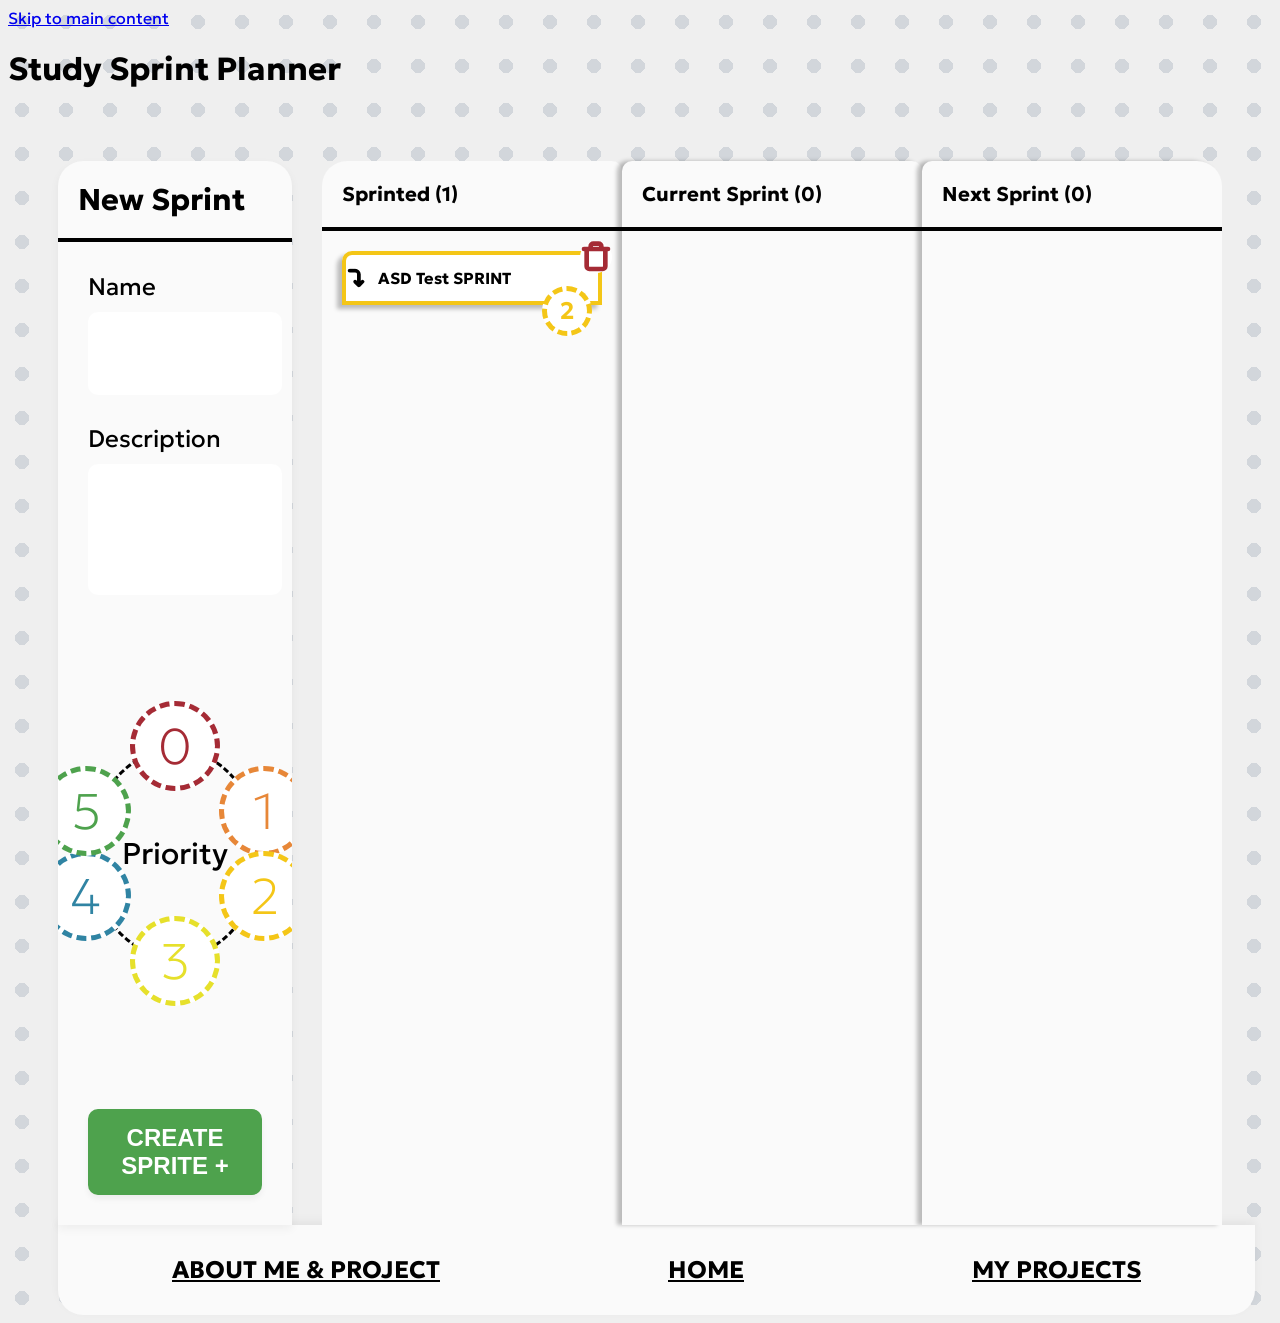
<file: index.html>
<!DOCTYPE html>
<html lang="en">
<head>
    <meta charset="UTF-8">
    <meta name="viewport" content="width=device-width, initial-scale=1.0">
    <link rel="stylesheet" href="style.css">
    <title>Study Sprint Planner</title>
    <link rel="preconnect" href="https://fonts.googleapis.com">
    <link rel="preconnect" href="https://fonts.gstatic.com" crossorigin>
    <link href="https://fonts.googleapis.com/css2?family=Geologica:wght,CRSV@100..900,0&family=Hanken+Grotesk:ital,wght@0,100..900;1,100..900&display=swap" rel="stylesheet">
</head>
<body>
    <a href="#main_content" class="skip-link">Skip to main content</a>
    <header>
        <h1>Study Sprint Planner</h1>
        
    </header>
    <main id="main_content">
    <section class="new-sprint-card">
        <header class="add-header">
                <h2>New Sprint</h2>
        </header>
        <form class="add-sprint">
            <div class="form-group">
                <label for="sprint-name-label">Name</label>
                <textarea id="sprint-name" name="sprint-name" class="sprint-name-area" required></textarea>
            </div>
            <div class="form-group">
                <label for="sprint-desc-label">Description</label>
                <textarea id="sprint-desc" name="sprint-desc" class="sprint-desc-area" required></textarea>
            </div>
            <div class="priority-cont">
                <div class="priority-circles">
                    <span class="priority">Priority</span>
                    <button type="button" class="priority-btn pr0">0</button>
                    <button type="button" class="priority-btn pr1">1</button>
                    <button type="button" class="priority-btn pr2">2</button>
                    <button type="button" class="priority-btn pr3">3</button>
                    <button type="button" class="priority-btn pr4">4</button>
                    <button type="button" class="priority-btn pr5">5</button>
                </div>
            </div>
            <button type="submit" class="submit-btn">CREATE SPRITE +</button>
        </form>
    </section>

    <div class="sprint-board">
        <section class="board-column c0">
            <header class="column-header">
                <h3>Sprinted (2)</h3>
            </header>
            <div class="column-content">
                <article class="sprint-card sc2" draggable="true" data-index="100">
                    <div class="card-inner">
                        <svg class="dropdown-arrow" viewBox="0 0 24 24" xmlns="http://www.w3.org/2000/svg">
                            <path d="M4 4V10C4 12.2091 5.79086 14 8 14H20M20 14L16 10M20 14L16 18" 
                                stroke="currentColor" stroke-width="4" stroke-linecap="round" stroke-linejoin="round" fill="none"/>
                        </svg>
                        <h4>ASD Test SPRINT</h4>
                        <div class="delete-button">
                            <svg viewBox="0 0 24 24" xmlns="http://www.w3.org/2000/svg">
                                <path d="M3 6H5H21M19 6V19C19 20.1046 18.1046 21 17 21H7C5.89543 21 5 20.1046 5 19V6M8 6V4C8 2.89543 8.89543 2 10 2H14C15.1046 2 16 2.89543 16 4V6" 
                                    stroke="currentColor" stroke-width="3.5" stroke-linecap="round" stroke-linejoin="round" fill="none"/>
                            </svg>
                        </div>
                        <div class="priority-circle">2</div>
                    </div>
                </article>
            </div>
        </section>

        <section class="board-column c1">
            <header class="column-header">
                <h3>Current Sprint (3)</h3>
            </header>
            <div class="column-content">
            </div>
        </section>

        <section class="board-column c2">
            <header class="column-header">
                <h3>Next Sprint (4)</h3>
            </header>
            <div class="column-content">
            </div>
        </section>
    </div>
    </main>
    <div class="bottom-nav">
        <nav>
            <ul>
                <li><a href="about.html">About me & Project</a></li>
                <li><a href="index.html">Home</a></li>
                <li><a href="project.html">My Projects</a></li>
            </ul>
        </nav>
    </div>
<script src="sprint.js"></script>
</body>
</html>
</file>
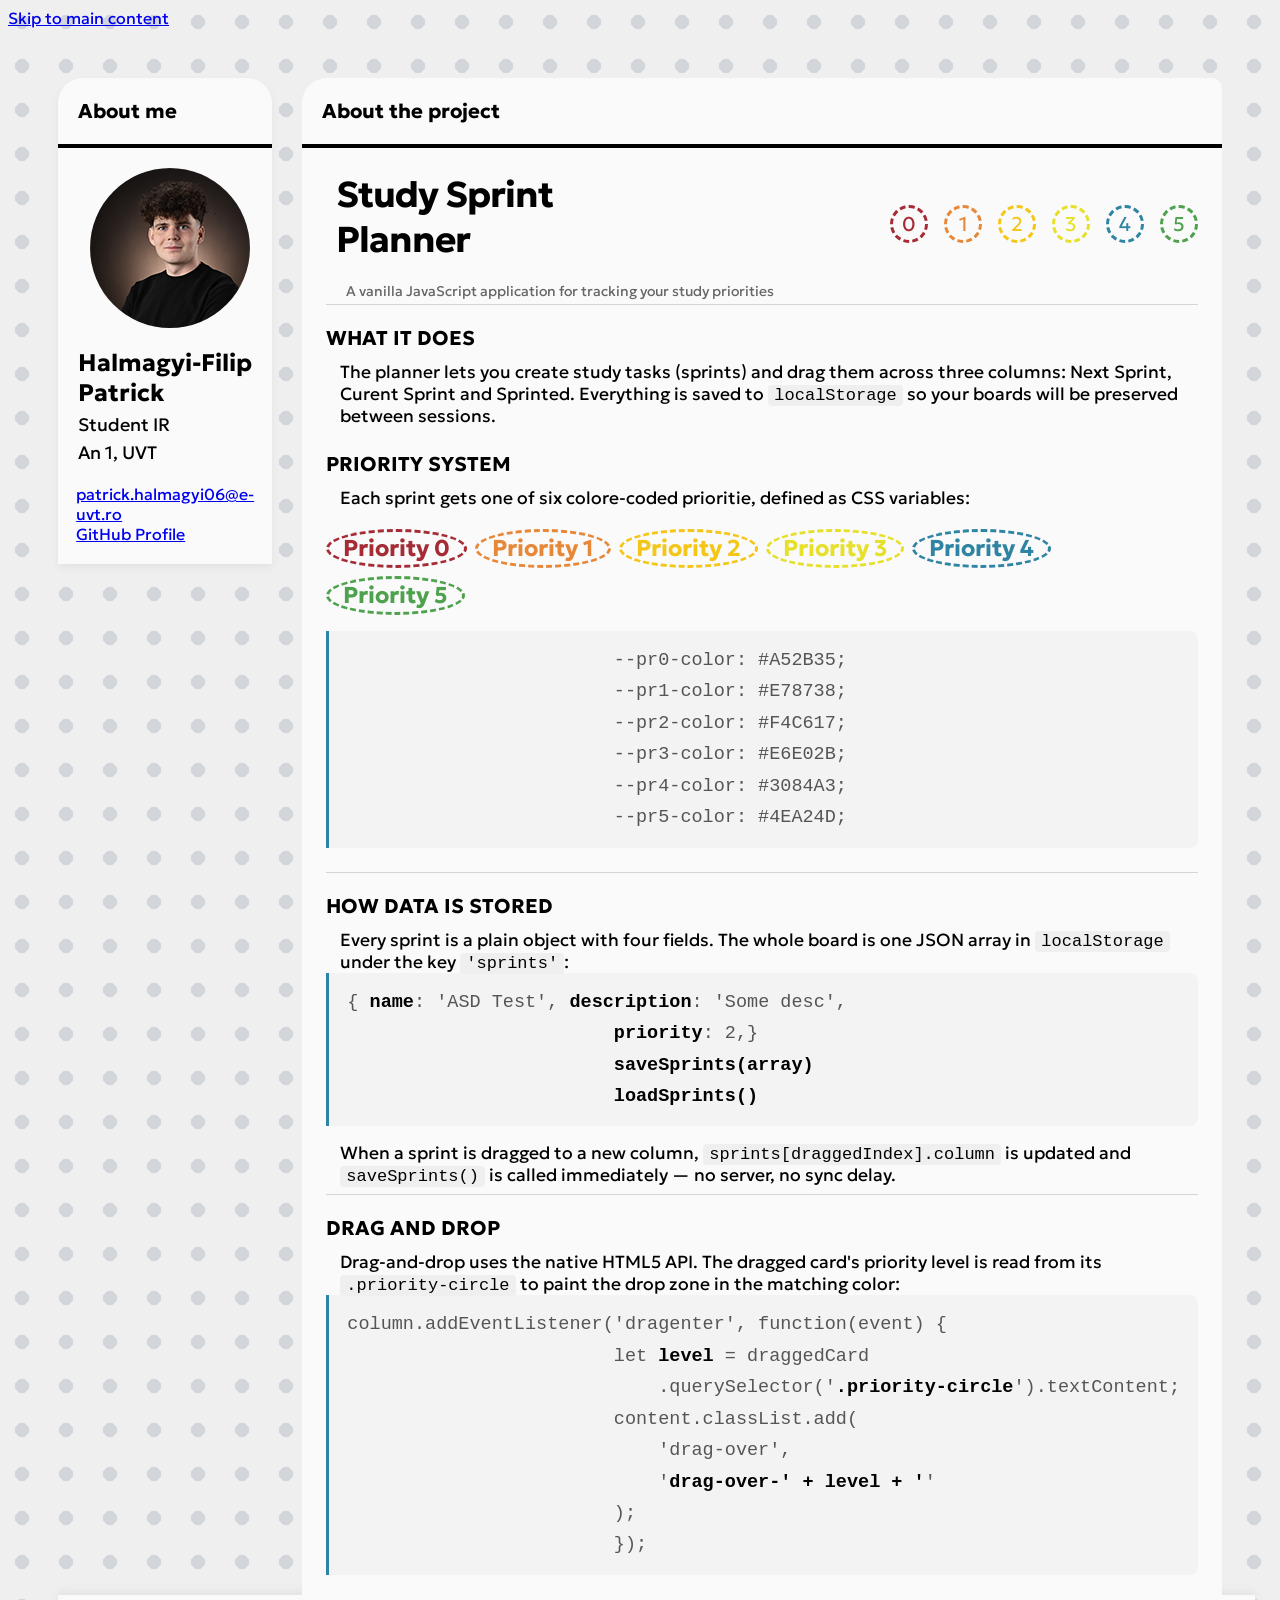
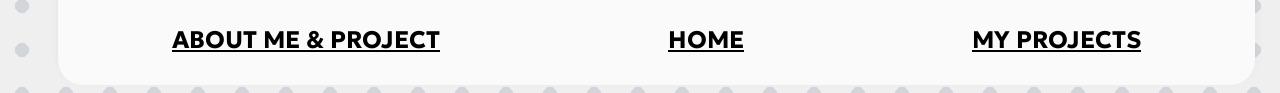
<file: about.html>
<!DOCTYPE html>
<html lang="en">
<head>
    <meta charset="UTF-8">
    <meta name="viewport" content="width=device-width, initial-scale=1.0">
    <link rel="stylesheet" href="style.css">
    <title>About me and the Study Sprint Planner</title>
    <link rel="preconnect" href="https://fonts.googleapis.com">
    <link rel="preconnect" href="https://fonts.gstatic.com" crossorigin>
    <link href="https://fonts.googleapis.com/css2?family=Geologica:wght,CRSV@100..900,0&family=Hanken+Grotesk:ital,wght@0,100..900;1,100..900&display=swap" rel="stylesheet">
</head>
<body>
    <a href="#main_content" class="skip-link">Skip to main content</a>
    <main id="main_content">
    <div class="new-sprint-card about-me-section">
        <header class="column-header">
                <h3>About me</h3>
        </header>
        <div class="info-content">
            <img src="DRG_6609.png" alt="Profile Pic" class="p_pic">
            <div class="p-info">
                <h3>Halmagyi-Filip</h3>
                <h3>Patrick</h3>
                <p>Student IR</p>
                <P>An 1, UVT</P>
            </div>
            <div id="p-contact">
            <a href="mailto:patrick.halmagyi06@e-uvt.ro" class="contact-mail">patrick.halmagyi06@e-uvt.ro</a>
            <br>
            <a href="https://github.com/paatrick-xyz">GitHub Profile</a>
        </div>
        </div>
    </div>

    <div class="sprint-board">
        <section class="board-column c0">
            <header class="column-header">
                <h3>About the project</h3>
            </header>
            <div class="about-project">
                <div class="title-block">
                    <h1>Study Sprint <br>   
                            Planner</h1>
                        <br>
                    <p>A vanilla JavaScript application for tracking your study priorities</p>
                </div>
                <div class="dots-bar">
                    <div class="dot pr0">0
                    </div>
                    <div class="dot pr1">1
                    </div>
                    <div class="dot pr2">2
                    </div>
                    <div class="dot pr3">3
                    </div>
                    <div class="dot pr4">4
                    </div>
                    <div class="dot pr5">5
                    </div>
                </div>
            </div>
            <hr class="divider">
            <div class="section">
                <p class="section-title">What it does</p>
                <p class="pr">The planner lets you create study tasks (sprints) and drag them across three columns: Next Sprint, Curent Sprint and Sprinted. Everything is saved to <span class="inline-code">localStorage</span> so your boards will be preserved between sessions.</p>
            </div>
            <div class="section">
                <p class="section-title">Priority system</p>
                <p class="pr">Each sprint gets one of six colore-coded prioritie, defined as CSS variables:</p>
                <br>
                <div class="pr-row">
                    <span class="circle pr0">Priority 0</span>
                    <span class="circle pr1">Priority 1</span>
                    <span class="circle pr2">Priority 2</span>
                    <span class="circle pr3">Priority 3</span>
                    <span class="circle pr4">Priority 4</span>
                    <span class="circle pr5">Priority 5</span>
                </div>
                <div class="code-block">                        --pr0-color: #A52B35; 
                        --pr1-color: #E78738;
                        --pr2-color: #F4C617;
                        --pr3-color: #E6E02B;
                        --pr4-color: #3084A3;
                        --pr5-color: #4EA24D;</div>
            </div>
            <hr class="divider">
            <div class="section">
                <p class="section-title">How data is stored</p>
                <p class="pr">Every sprint is a plain object with four fields. The whole board is one JSON array in <span class="inline-code">localStorage</span> under the key <span class="inline-code">'sprints'</span>:</p>
                    <div class="code-block">{ <span class="hl">name</span>: 'ASD Test', <span class="hl">description</span>: 'Some desc',
                        <span class="hl">priority</span>: 2,}
                        <span class="hl">saveSprints(array)</span>
                        <span class="hl">loadSprints()</span> </div>
                    <p class="pr">When a sprint is dragged to a new column, <span class="inline-code">sprints[draggedIndex].column</span> is updated and <span class="inline-code">saveSprints()</span> is called immediately — no server, no sync delay.</p>
            </div>
            <hr class="divider">
            <div class="section">
                <p class="section-title">Drag and Drop</p>
                <p class="pr">Drag-and-drop uses the native HTML5 API. The dragged card's priority level is read from its <span class="inline-code">.priority-circle</span> to paint the drop zone in the matching color:</p>
                    <div class="code-block">column.addEventListener('dragenter', function(event) {
                        let <span class="hl">level</span> = draggedCard
                            .querySelector('<span class="hl">.priority-circle</span>').textContent;
                        content.classList.add(
                            'drag-over',
                            '<span class="hl">drag-over-' + level + '</span>'
                        );
                        });</div>
                                        
            </div>
        </section>
    </div>
    </main>
    <div class="bottom-nav">
        <nav>
            <ul>
                <li><a href="about.html">About me & Project</a></li>
                <li><a href="index.html">Home</a></li>
                <li><a href="project.html">My Projects</a></li>
            </ul>
        </nav>
    </div>

</body>
</html>
</file>
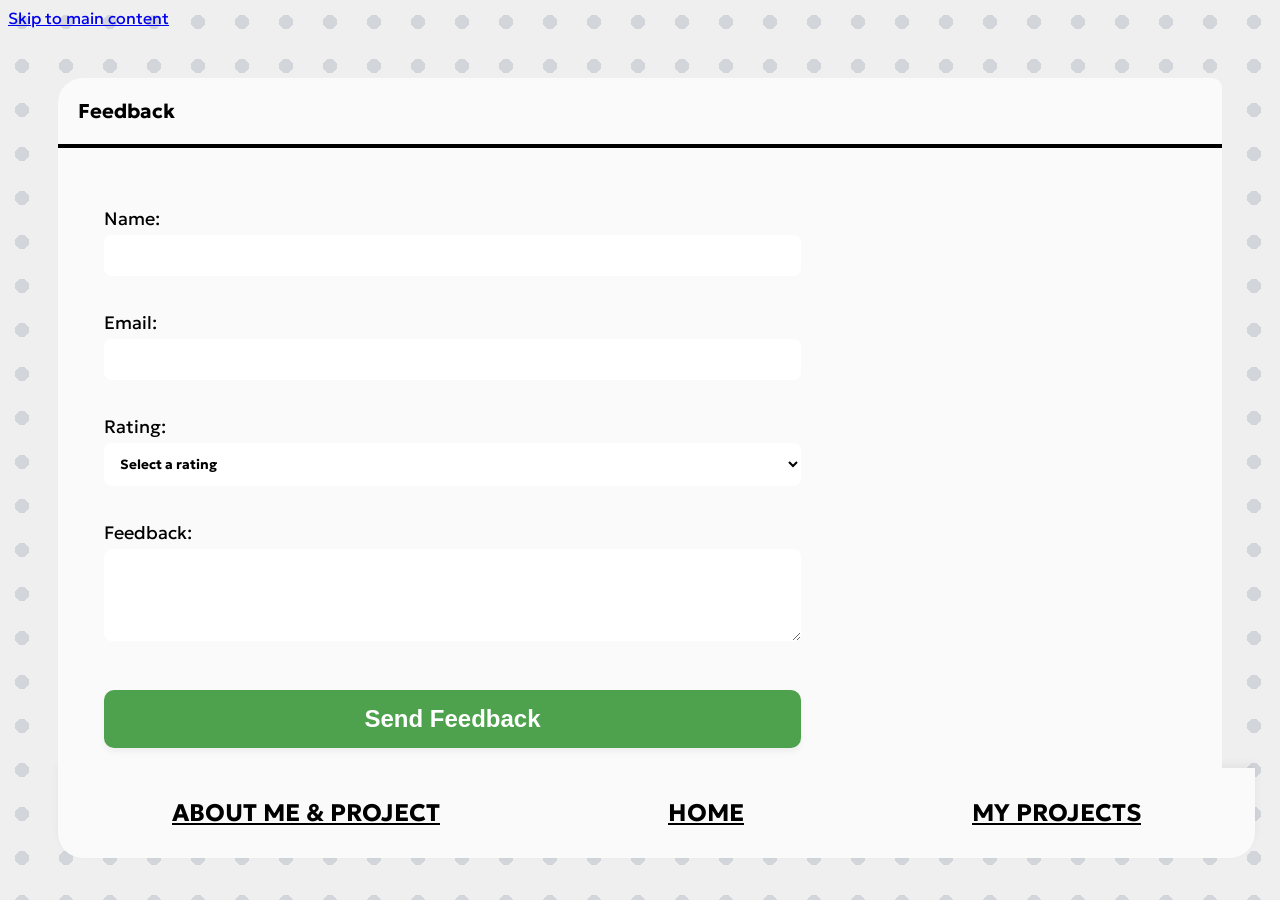
<file: feedback.html>
<!DOCTYPE html>
<html lang="en">
<head>
    <meta charset="UTF-8">
    <meta name="viewport" content="width=device-width, initial-scale=1.0">
    <link rel="stylesheet" href="style.css">
    <title>About me and the Study Sprint Planner</title>
    <link rel="preconnect" href="https://fonts.googleapis.com">
    <link rel="preconnect" href="https://fonts.gstatic.com" crossorigin>
    <link href="https://fonts.googleapis.com/css2?family=Geologica:wght,CRSV@100..900,0&family=Hanken+Grotesk:ital,wght@0,100..900;1,100..900&display=swap" rel="stylesheet">
</head>
<body>
    <a href="#main_content" class="skip-link">Skip to main content</a>
    <main id="main_content">
    

    <div class="sprint-board">
        <section class="board-column c0">
            <header class="column-header">
                <h3>Feedback</h3>
            </header>
            <div class="about-project">
                <form action="#" method="post" class="feedback-form">
                    <fieldset>
                        

                        <label for="name">Name:</label>
                        <input type="text" id="name" name="name" required>

                        <label for="email">Email:</label>
                        <input type="email" id="email" name="email" required>

                        <label for="rating">Rating:</label>
                        <select id="rating" name="rating" required>
                            <option value="">Select a rating</option>
                            <option value="1">1 - Poor</option>
                            <option value="2">2 - Fair</option>
                            <option value="3">3 - Good</option>
                            <option value="4">4 - Very Good</option>
                            <option value="5">5 - Excellent</option>
                        </select>
                        
                        <label for="feedback">Feedback:</label>
                        <textarea id="feedback" name="feedback" rows="4" required></textarea>

                        <button type="submit" class="submit-btn">Send Feedback</button>
                    </fieldset>

                </form>
            </div>
        </section>
    </div>
    </main>
    <div class="bottom-nav">
        <nav>
            <ul>
                <li><a href="about.html">About me & Project</a></li>
                <li><a href="index.html">Home</a></li>
                <li><a href="project.html">My Projects</a></li>
            </ul>
        </nav>
    </div>

</body>
</html>
</file>
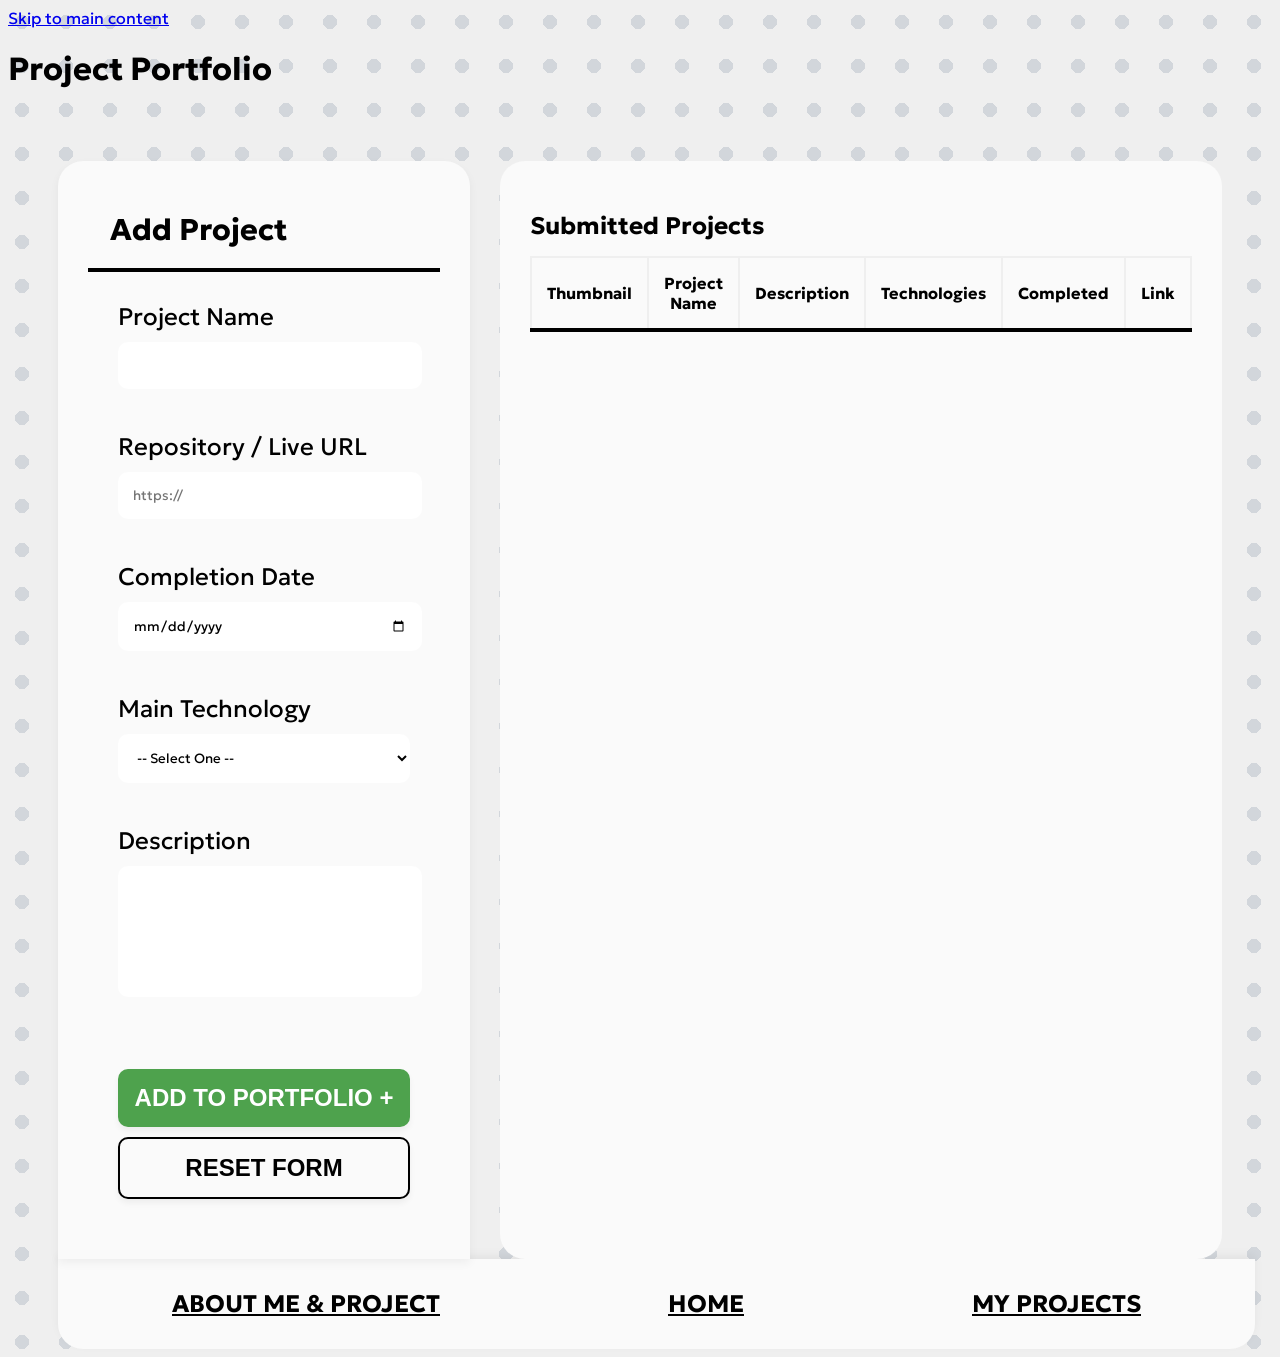
<file: project.html>
<!DOCTYPE html>
<html lang="en">
<head>
    <meta charset="UTF-8">
    <meta name="viewport" content="width=device-width, initial-scale=1.0">
    <link rel="stylesheet" href="style.css">
    <link rel="stylesheet" href="portfolio.css">
    
    <title>Project Portfolio</title>
    <link rel="preconnect" href="https://fonts.googleapis.com">
    <link rel="preconnect" href="https://fonts.gstatic.com" crossorigin>
    <link href="https://fonts.googleapis.com/css2?family=Geologica:wght,CRSV@100..900,0&family=Hanken+Grotesk:ital,wght@0,100..900;1,100..900&display=swap" rel="stylesheet">
</head>
<body>
    <a href="#main_content" class="skip-link">Skip to main content</a>
    <header>
        <h1>Project Portfolio</h1>
    </header>
    <main id="main_content">
    
    <section class="new-sprint-card">
        <form class="add-sprint" id="portfolio-form" novalidate>
            <fieldset>
                <header class="add-header">
                    <legend><h2>Add Project</h2></legend>
                </header>
                
                <div style="padding: 30px;">
                    <div class="form-group">
                        <label for="proj-name">Project Name</label>
                        <input type="text" id="proj-name" name="proj-name" aria-describedby="name-error" required>
                        <span id="name-error" class="error-msg" aria-live="polite"></span>
                    </div>

                    <div class="form-group">
                        <label for="proj-url">Repository / Live URL</label>
                        <input type="url" id="proj-url" name="proj-url" aria-describedby="url-error" placeholder="https://" required>
                        <span id="url-error" class="error-msg" aria-live="polite"></span>
                    </div>

                    <div class="form-group">
                        <label for="proj-date">Completion Date</label>
                        <input type="date" id="proj-date" name="proj-date" aria-describedby="date-error" required>
                        <span id="date-error" class="error-msg" aria-live="polite"></span>
                    </div>

                    <div class="form-group">
                        <label for="proj-tech">Main Technology</label>
                        <select id="proj-tech" name="proj-tech" aria-describedby="tech-error" required style="width: 100%; background: #FFFFFF; border: none; border-radius: 10px; padding: 15px; margin-bottom: 25px; font-family: var(--main-font);">
                            <option value="">-- Select One --</option>
                            <option value="Vanilla JS">Vanilla JS</option>
                            <option value="HTML/CSS">HTML/CSS Only</option>
                            <option value="Python">Python</option>
                            <option value="C/C++">C/C++</option>
                            <option value="Other">Other</option>
                        </select>
                        <span id="tech-error" class="error-msg" aria-live="polite"></span>
                    </div>

                    <div class="form-group">
                        <label for="proj-desc">Description</label>
                        <textarea id="proj-desc" name="proj-desc" class="sprint-desc-area" aria-describedby="desc-error" required></textarea>
                        <span id="desc-error" class="error-msg" aria-live="polite"></span>
                    </div>

                    <button type="submit" class="submit-btn">ADD TO PORTFOLIO +</button>
                    <button type="reset" class="submit-btn" style="background: #FAFAFA; color: #000; border: 2px solid #000; margin-top: 10px;">RESET FORM</button>
                </div>
            </fieldset>
        </form>
    </section>

    <div class="sprint-board">
        <section class="board-column c0" style="border-radius: 25px; flex-grow: 1;">
            <div class="column-content" style="padding: 30px;">
                
                <div class="table-responsive">
                    <table class="project-table" id="portfolio-table">
                        <caption>Submitted Projects</caption>
                        <thead>
                            <tr>
                                <th scope="col">Thumbnail</th>
                                <th scope="col">Project Name</th>
                                <th scope="col">Description</th>
                                <th scope="col">Technologies</th>
                                <th scope="col">Completed</th>
                                <th scope="col">Link</th>
                            </tr>
                        </thead>
                        <tbody id="table-body">
                            
                        </tbody>
                    </table>
                </div>

            </div>
        </section>
    </div>
    </main>

    <div class="bottom-nav">
        <nav>
            <ul>
                <li><a href="about.html">About me & Project</a></li>
                <li><a href="index.html">Home</a></li>
                <li><a href="project.html">My Projects</a></li>
            </ul>
        </nav>
    </div>
<script src="portfolio.js"></script>
</body>
</html>
</file>
<file: style.css>
:root {
    /* Font Variables */
    --main-font: "Geologica", sans-serif;
    --font-weight-reg: 400;
    --font-weight-bold: 700;
    
    /* Background Variables */
    --bg-color: #EFEFEF;
    --dot-color: #D2D6DB;
    --dot-size: 7px;
    --dot-spacing: 44px;

    /* Priority Colors */
    --pr0-color: #A52B35;
    --pr1-color: #E78738;
    --pr2-color: #F4C617;
    --pr3-color: #E6E02B;
    --pr4-color: #3084A3;
    --pr5-color: #4EA24D;

}

body{
    background-color: var(--bg-color);
    background-image: radial-gradient(var(--dot-color) var(--dot-size),transparent var(--dot-size));
    background-size: var(--dot-spacing) var(--dot-spacing);
    font-family: var(--main-font);
}

.skip-link{
    top: -9999px;
}
.skip-link:focus{
    top: 0px;
}

.priority{
    font-size:30px;
}

main{
    display: flex;
    justify-content: flex-start;
    padding: 50px;
    gap: 30px;
}

.new-sprint-card{
    background-color: #FAFAFA;
    width: 100%;
    max-width: 446px;
    border-radius: 25px 25px 0 0;
    overflow: hidden;
    box-shadow: 0px 4px 10px rgba(0,0,0,0.05);
}

.add-header{
    padding: 20px;
    border-bottom: 4px solid #000;
}

.add-header h2{
    font-family: var(--main-font);
    font-weight: var(--font-weight-bold);
    font-size: 30px;
    margin: 0;
}

.sprint-name{
    display: block;
    font-size: 24px;
    font-weight: var(--font-weight-reg);
    margin-bottom: 8px;
    color: #000;

}

.add-sprint{
    padding: 30px;
    
}

.sprint-name-area{
    height: 53px;
    resize: none;
    padding-right: 10px;
}

.p-contact{
    display: block;
    font-size: 24px;
    font-weight: var(--font-weight-reg);
    margin-bottom: 8px;
    color: #000;
}

.sprint-desc-area{
    height: 101px;
    resize: none;
    margin-right: 5%;
}

.add-sprint input, 
.add-sprint textarea {
    width: 94%;
    background: #FFFFFF;
    border: none;
    border-radius: 10px;
    padding: 15px;
    margin-bottom: 25px;
    font-family: var(--main-font);
}

.form-group label{
    display: block;
    font-size: 24px;
    margin-bottom: 10px;
    font-weight: var(--font-weight-reg);
}

.priority-cont{
    height: 400px;
    display: flex;
    justify-content: center;
    align-items: center;
    margin: 30px 0;
}

.priroity{
    font-size:30px;
}

.priority-circles{
    position:relative;
    width: clamp(130px, 16vw, 250px);
    height: clamp(130px, 16vw, 250px);
    border: 3px dashed #000;
    border-radius: 50%;
    display: flex;
    justify-content: center;
    align-items: center;
}

.priority-btn{
    position: absolute;
    width: 90px;
    height: 90px;
    background-color: #FFFFFF;
    border: 5px dashed;
    border-radius: 50%;
    font-family: var(--main-font);
    font-size: 50px;
    font-weight: 100;
    cursor: pointer;
}

.priority-btn:focus {
    background-color: currentColor;
    color: #FFFFFF;
    border-style: solid;
    transform: scale(1.1);
    outline: none;
    z-index: 10;
}



.pr0:focus, .pr3:focus {
    transform: translateX(-50%) scale(1.1);
}

.pr0 { 
    top: -50px;
    left: 50%;
    transform: translateX(-50%);
    border-color: var(--pr0-color);
    color: var(--pr0-color);
}

.pr1{
    top:15px;
    right: -50px;
    border-color: var(--pr1-color);
    color: var(--pr1-color);
}

.pr2{
    bottom:15px;
    right: -50px;
    border-color: var(--pr2-color);
    color: var(--pr2-color);
}

.pr3{
    bottom: -50px;
    left: 50%;
    transform: translateX(-50%);
    border-color: var(--pr3-color);
    color: var(--pr3-color);
}

.pr4{
    bottom: 15px;
    left:-50px;
    border-color: var(--pr4-color);
    color: var(--pr4-color);
}

.pr5{
    top:15px;
    left:-50px;
    border-color: var(--pr5-color);
    color: var(--pr5-color);
}

.submit-btn {
    width: 100%;
    background: #FFF;
    border: none;
    border-radius: 10px;
    padding: 15px;
    font-size: 24px;
    font-weight: var(--font-weight-bold);
    box-shadow: 0 4px 6px rgba(0,0,0,0.05);
    cursor: pointer;
}


.sprint-board{
    display: flex;
    gap: 0px;
    flex-grow: 1;
    align-items: stretch;
}

.board-column{
    background-color: #FAFAFA;
    flex: 1;
    min-width: 300px;
    overflow: hidden;
    box-shadow: -5px 0px 4px rgba(0,0,0,0.25);
    height: 100%;
}

.c0{
    border-radius: 25px 10px 0 0;
    box-shadow: 0 0 0 rgba(0,0,0,0);
}
.c1{
    border-radius: 10px 10px 0 0;
}
.c2{
    border-radius: 10px 25px 0 0;
}
.column-header{
    padding: 20px;
    border-bottom: 4px solid #000;
}

.column-header h3{
    font-family: var(--main-font);
    font-weight: var(--font-weight-bold);
    font-size: 1.563vw;
    margin: 0;
}

.column-content{
    padding: 20px;
    display: flex;
    flex-direction: column;
    gap: 30px;
}


.sprint-card, .sprint-card-expended{
    border-radius: 10px 10px 0 0;
    background: #FFFFFF;
    position: relative;
    width: 100%;
    margin-bottom: 20px;
    max-height: 84.5px;
    box-shadow: -5px 4px 4px rgba(0, 0, 0, 0.25);
}
.sprint-card-expended{
    max-height: none;
    margin-bottom: 0px;
}
.card-inner{
    display: flex;
    align-items: center;
    border-radius: 10px 10px 0 0;
    padding: 12px 15px 12px 0px;
    padding-left: 0px;
    border: 4px solid;
    gap: 10px;
}

.card-inner h4{
    margin: 0;
    font-size: 1.25vw;
    flex-grow: 1;
    color: #000;
    font-family: var(--main-font);
    font-weight: var(--font-weight-bold);
}

.dropdown-arrow{
    width: 22px;
    height: 22px;
    flex-shrink: 0;
    rotate: 90deg;
    color: #000;
    transform: rotateX(180deg);
}

.priority-circle{
    position: absolute;
    right: 10px;
    top: 35px;
    width: clamp(5px, 6vw, 40px);
    height: clamp(5px, 6vw, 40px);
    /*width: 40px;
    height: 40px;*/
    border-radius: 50%;
    background-color: #FFFFFF;
    border: 5px dashed;
    display: flex;
    justify-content: center;
    align-items: center;
    font-weight: var(--font-weight-bold);
    font-size: 24px;
}

.card-body h5{
    margin: 5px;
}

.card-body{
    display: flex;
    grid-template-rows: 0fr;
    transition: grid-template-rows 0.3s ease;
    padding: 2px 20px 20px 20px;
    padding-bottom: 0px;
    margin-top: -2px;
    font-size: 24px;
    font-weight: var(--font-weight-reg);
    color: #000;
}

.card-body.is-open {
    grid-template-rows: 1fr;
    padding-bottom: 20px;
}

.card-body-inner {
    min-height: 0;
}

.desc-label{
    color:#000;
    font-family: var(--main-font);
    font-weight: var(--font-weight-bold);
    font-size: 22px;
    margin-bottom: 20px;
}

.desc-box{
    background: #d9d9d9;
    height: auto;
    min-height: 100px;
    border-radius: 5px;
    width: 100%;
    padding: 15px;
    font-weight: var(--font-weight-reg);
    font-family: var(--main-font);
    font-size: 15px;
    box-sizing: border-box;
    margin-bottom: 15px;
}

.sc0,.sc0e{
    border-color: var(--pr0-color);
    color: var(--pr0-color);
}
.sc1,.sc1e{
    border-color: var(--pr1-color);
    color: var(--pr1-color);
}
.sc2,.sc2e{
    border-color: var(--pr2-color);
    color: var(--pr2-color);
}
.sc3,.sc3e{
    border-color: var(--pr3-color);
    color: var(--pr3-color);
}
.sc4,.sc4e{
    border-color: var(--pr4-color);
    color: var(--pr4-color);
}
.sc5,.sc5e{
    border-color: var(--pr5-color);
    color: var(--pr5-color);
}

.bottom-nav{
    width: 94.7%;
    margin-left: 50px;
    padding: 30px 0;
    margin-top: -50px;
    background-color: #FAFAFA;
    border-radius: 0 0 25px 25px;
    box-shadow: 0px -4px 10px rgba(0,0,0,0.05);
}

.bottom-nav ul{
    list-style: none;
    display: flex;
    justify-content: space-around;
    align-items: center;
    margin: 0;
    padding: 0;
}
.bottom-nav a{
    text-emphasis: none;
    color: #000;
    font-family: var(--main-font);
    font-weight: var(--font-weight-bold);
    font-size: 24px;
    text-transform: uppercase;
}



.info-content{
    display: flex;
    flex-direction: column;
    align-items: center;
    gap: 20px;
    padding: 20px;
}

.p_pic{
    width: 160px;
    height: 160px;
    border-radius: 50%;
    object-fit: cover;
    margin-left: 10px;
}

.p-info h3{
    margin: 0;
    font-size: 24px;
    font-weight: var(--font-weight-bold);
    color: #000;
}

.about-me-section{
    position:sticky;
    top: 50px;
    align-self: flex-start;
    transition: top 0.1s ease;
    will-change: transform;
}

.p-info p{
    margin: 5px 0 0 0;
    font-size: 18px;
    font-weight: var(--font-weight-reg);
}

.about-content{
    padding: 20px;
}

.about-content p
{
    line-height: 1.5;
    font-size: 20px;
    letter-spacing: 0.5px;
}

.feedback-form{
    padding: 20px;
}

.feedback-form fieldset{
    border:none;
    padding: 0;
}

.feedback-form legend{
    font-size: 24px;
    font-weight: var(--font-weight-bold);
    margin-bottom: 20px;  
}

.feedback-form label{
    display: block;
    font-size: 18px;
    margin: 15px 0 5px 0;
    font-weight: var(--font-weight-reg);
}

.feedback-form input, .feedback-form textarea, .feedback-form select{
    width: 100%;
    background: #FFF;
    border: none;
    border-radius: 8px;
    padding: 12px;
    margin-bottom: 20px;
    padding-right: 300px;
    font-weight: var(--font-weight-bold);
    font-family: var(--main-font);
    box-sizing: border-box;
}

.submit-btn{
    margin-top: 25px;
    background-color: var(--pr5-color);
    color: #FFF;
    border: none;
    padding: 15px;
}


/*drag and drop*/

.dragging{
    opacity: 0.4;
    transform: scale(0.98)  rotate(-1deg);
    box-shadow: 0 16px 32px rgba(0,0,0,0.2);
    cursor: grabbing;
    transition: opacity 0.1s ease, transform 0.1s ease;
}
article{
    cursor: grab;
}

.drag-over{
    background-color: #EAF2FB;
    outline: 3px dashed #000;
    outline-offset: -6px;
    border-radius: 0 0 10px 10px;
    transition: background-color 0.2s ease;
}

.drag-over-0{
    outline-color: var(--pr0-color);
    background-color: #A52B3518;
}
.drag-over-1{
    outline-color: var(--pr1-color);
    background-color: #E7873818;
}
.drag-over-2{
    outline-color: var(--pr2-color);
    background-color: #F4C61718;
}
.drag-over-3{
    outline-color: var(--pr3-color);
    background-color: #E6E02B18;
}
.drag-over-4{
    outline-color: var(--pr4-color);
    background-color: #3084A318;
}
.drag-over-5{
    outline-color: var(--pr5-color);
    background-color: #4EA24D18;
}

.delete-button{
    position: absolute;
    top: -10px;
    right: -10px;
    width: 32px;
    height: 32px;
    color: #A52B35;
    background-color: #FFF;
    border: none;
    border-radius: 50%;
    display: flex;
    justify-content: center;
    align-items: center;
    cursor: pointer;
}

.about-project{
    padding: 24px 24px 0 24px;
    display: flex;
}

.title-block{
    flex:1;
}
.title-block h1{
    font-family: var(--main-font);
    font-size:36px;
    font-weight: var(--font-weight-bold);
    letter-spacing: -1px;
    margin: 0 0 0 10px;
    color: #000;
}
.title-block p{
    font-family: var(--main-font);
    font-size: 14px;
    font-weight: var(--font-weight-reg);
    margin: 0px 0 0 20px;
    color: #666;
}
.dots-bar{
    display: flex;
    align-items: center;
    gap: 16px;
    margin-bottom: 24px;
}
.dot{
    width: 32px;
    height: 32px;
    border-radius: 50%;
    border: 3px dashed;
    justify-content: center;
    align-items: center;
    display: flex;
    font-size: 20px;
    flex-shrink: 0;
    transform: translateX(0%);
}

.divider{
    border: none;
    border-top: 1.5px solid #D2D6DB;
    margin: 4px 24px 0 24px
}
.section{
    padding: 20px 24px 4px 24px;
}
.section-title{
    font-family: var(--main-font);
    font-size: 20px;
    font-weight: var(--font-weight-bold);
    margin: 0 0 10px 0;
    text-transform: uppercase;
}
.pr{
    font-family: var(--main-font);
    font-size: 17.5px;
    font-weight: var(--font-weight-reg);
    color: #000;
    margin: 0 0 0 14px;
}
.inline-code{
    background: #EFEFEF;
    border-radius: 4px;
    padding: 1px 6px;
    font-family: 'Courier New', monospace;
    font-size: 17px;
    color: #000;

}
.pr-row{
    display: flex;
    gap: 8px;
    flex-wrap: wrap;
    margin-bottom: 16px;
}
.circle {
    border-radius: 100%;
    border: 3.3px dashed;
    padding: 5px 14px;
    font-size: 23px;
    font-weight: var(--font-weight-bold);
    font-family: var(--main-font);
    white-space: nowrap;
    line-height: 1;
    transform: translateX(0%);
}
.code-block {
    background: #F3F3F3;
    border-left: 3px solid var(--pr4-color);
    border-radius: 0 8px 8px 0;
    padding: 14px 18px;
    font-family: 'Courier New', monospace;
    font-size: 18.5px;
    color: #555;
    line-height: 1.7;
    margin: 0 0 16px;
    white-space: pre;
    overflow-x: auto;
}
 
.code-block .hl {
    color: #000;
    font-weight: 700;
}



@media (max-width: 1200px) {
    main{
        padding: 20px;
        gap: 16px;
    }
 
    .new-sprint-card{
        width: 280px;
        min-width: 280px;
        max-width: 280px;
    }
 
    .add-sprint {
        padding: 20px 16px;
    }
 
    .add-sprint input,
    .add-sprint textarea {
        width: 100%;
        box-sizing: border-box;
    }
 
    .priority-cont {
        height: 300px;
    }
 
    .priority-circles{
        width: 160px;
        height: 160px;
    }
 
    .priority-btn{
        width: 56px;
        height: 56px;
        font-size: 30px;
    }
 
    .pr0 { top: -32px; left: 50%; transform: translateX(-50%); }
    .pr1 { top: 10px; right: -32px; }
    .pr2 { bottom: 10px; right: -32px; }
    .pr3 { bottom: -32px; left: 50%; transform: translateX(-50%); }
    .pr4 { bottom: 10px; left: -32px; }
    .pr5 { top: 10px; left: -32px; }
 
    .pr0:focus, .pr3:focus {
        transform: translateX(-50%) scale(1.1);
    }
 
    .board-column {
        min-width: 0;
        flex: 1;
    }
 
    .column-header h3 {
        font-size: 16px;
    }
 
    .card-inner h4 {
        font-size: 14px;
    }
 
    .bottom-nav {
        width: calc(100% - 40px);
        margin-left: 20px;
    }
 
    .bottom-nav a {
        font-size: 16px;
    }
}
</file>
<file: portfolio.css>
.skip-link{
    top: -9999px;
}
.skip-link:focus{
    top: 0px;
}


.table-responsive {
    width: 100%;
    overflow-x: auto; 
    margin-top: 20px;
}

.project-table {
    width: 100%;
    border-collapse: collapse;
    font-family: var(--main-font);
    background: #FFF;
}

.project-table caption {
    font-size: 1.5rem;
    font-weight: var(--font-weight-bold);
    margin-bottom: 15px;
    text-align: left;
}

.project-table th, 
.project-table td {
    padding: 15px;
    border: 2px solid #EFEFEF;
    text-align: center;
}

.project-table th {
    background-color: #FAFAFA;
    font-weight: var(--font-weight-bold);
    border-bottom: 4px solid #000;
}

.thumbnail-img {
    width: 80px;
    height: auto;
    border-radius: 8px;
    border: 2px dashed #D2D6DB;
}

.error-msg {
    display: block;
    color: var(--pr0-color);
    font-size: 14px;
    font-weight: var(--font-weight-bold);
    margin-top: -15px;
    margin-bottom: 15px;
    min-height: 18px; 
}

fieldset {
    border: none;
    padding: 0;
    margin: 0;
}

legend h2 {
    margin: 0;
}
</file>
